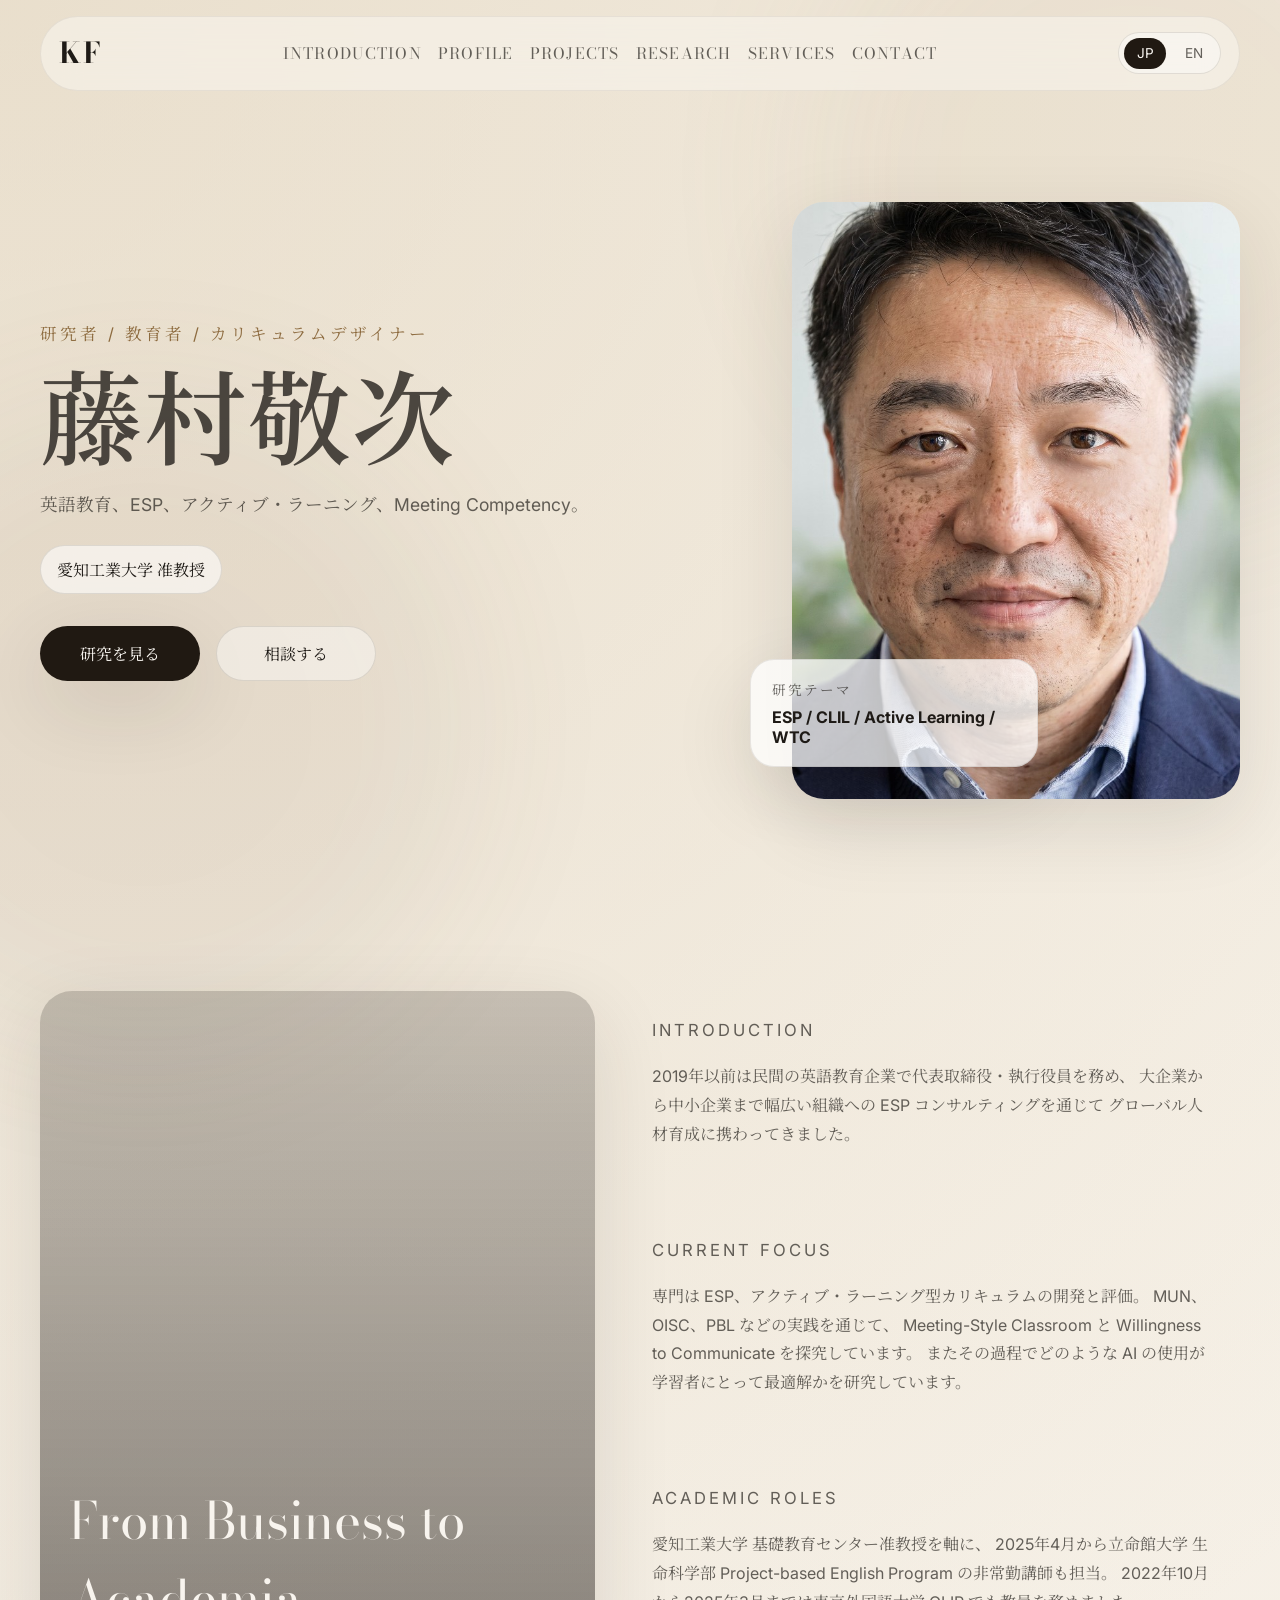
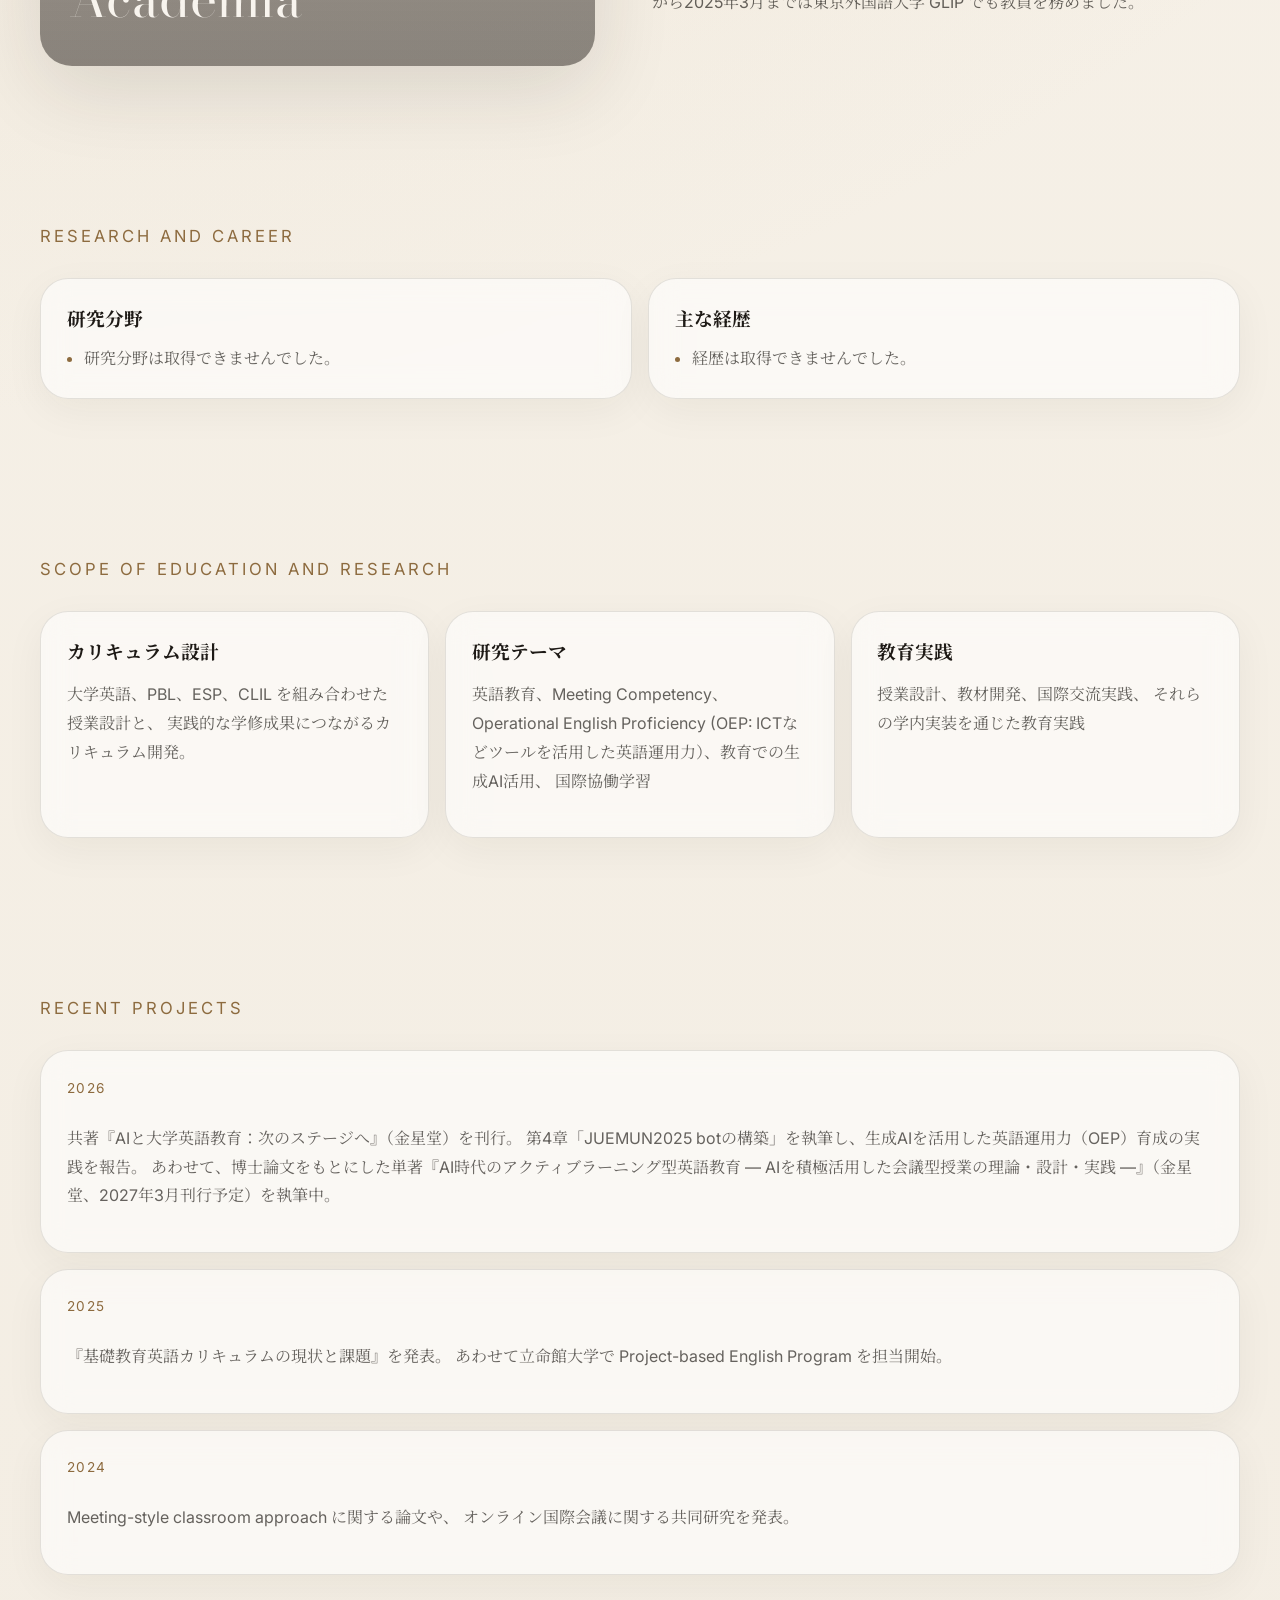
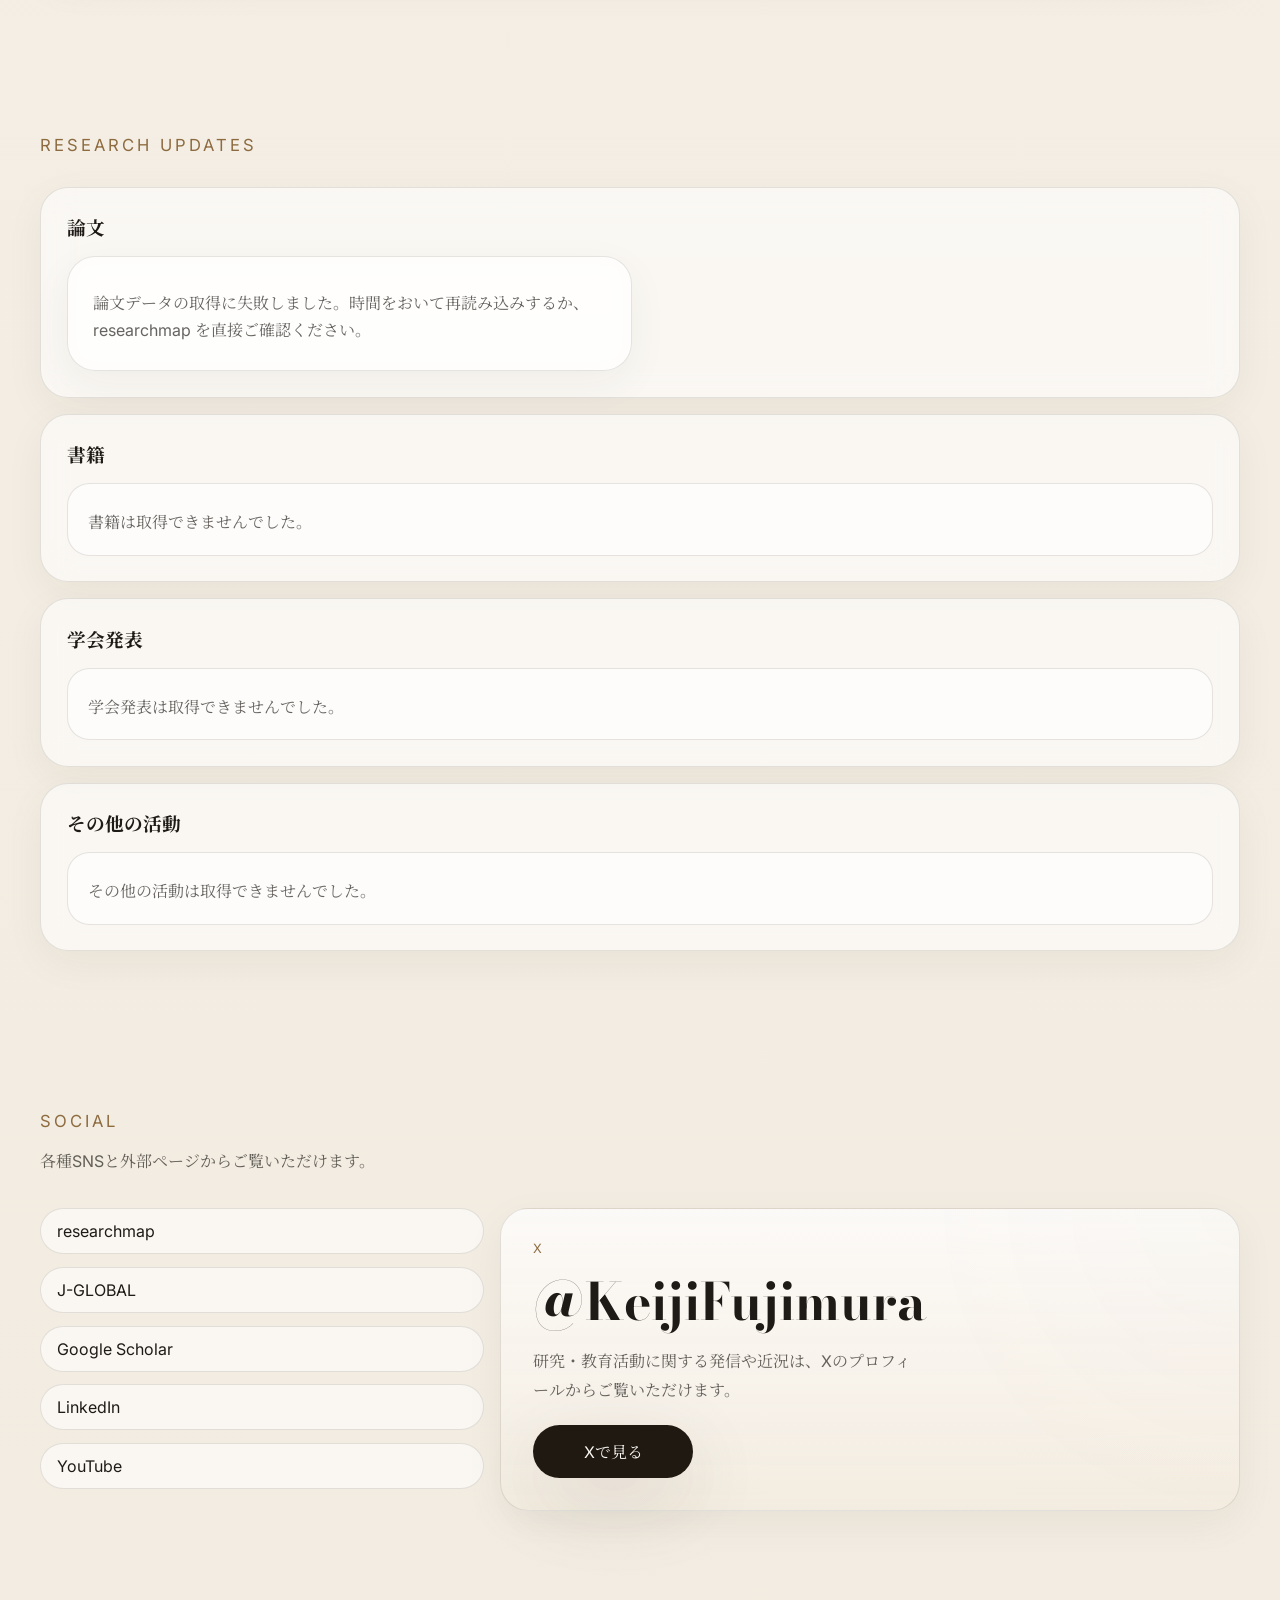
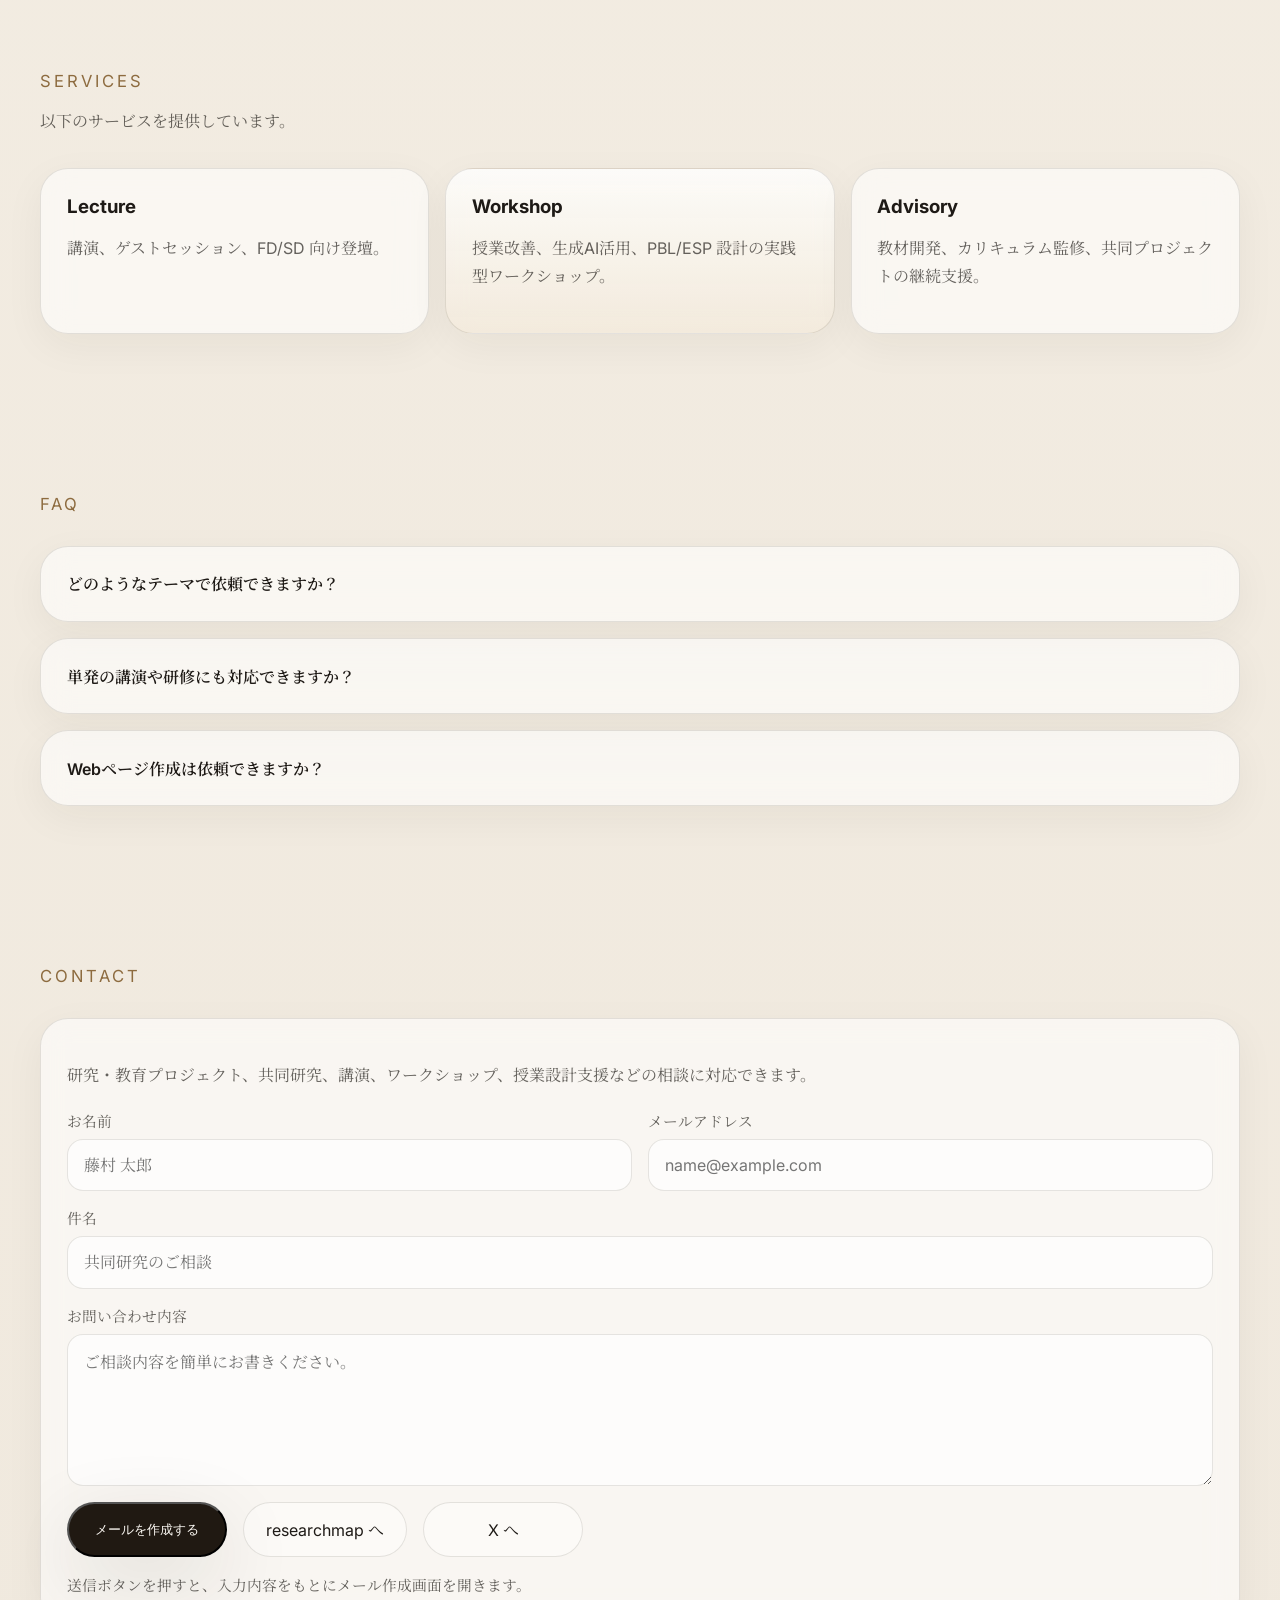
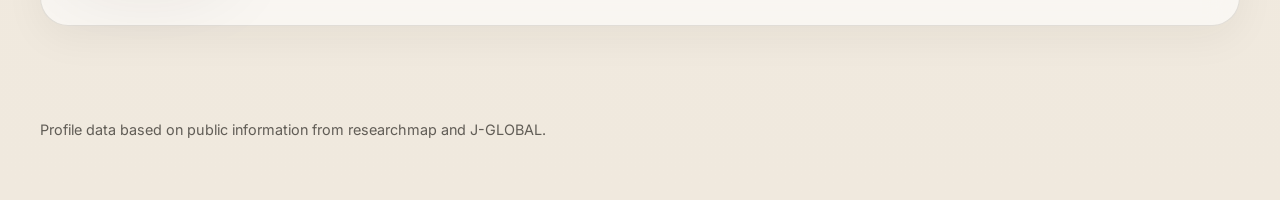
<file: index.html>
<!DOCTYPE html>
<!-- deploy: 2026-07-03 recent-projects update -->
<html lang="ja">
  <head>
    <meta charset="UTF-8" />
    <meta name="viewport" content="width=device-width, initial-scale=1.0" />
    <title>藤村敬次 | Profile</title>
    <meta
      name="description"
      content="藤村敬次の研究・教育活動を紹介する、スクロール演出付きのミニマルなプロフィールサイト。"
    />
    <link rel="preconnect" href="https://fonts.googleapis.com" />
    <link rel="preconnect" href="https://fonts.gstatic.com" crossorigin />
    <link
      href="https://fonts.googleapis.com/css2?family=Bodoni+Moda:opsz,wght@6..96,500;6..96,600;6..96,700&family=Inter:wght@400;500;600;700&family=Noto+Serif+JP:wght@400;500;600;700&display=swap"
      rel="stylesheet"
    />
    <link rel="stylesheet" href="./styles.css" />
  </head>
  <body class="lang-ja">
    <div class="site-shell">
      <div class="ambient ambient-a"></div>
      <div class="ambient ambient-b"></div>

      <header class="topbar">
        <a class="brand" href="#top">KF</a>
        <nav class="nav">
          <a href="#story">Introduction</a>
          <a href="#profile">Profile</a>
          <a href="#projects">Projects</a>
          <a href="#research">Research</a>
          <a href="#pricing">Services</a>
          <a href="#contact">Contact</a>
        </nav>
        <div class="lang-switch">
          <a class="is-current" href="./index.html">JP</a>
          <a href="./en.html">EN</a>
        </div>
      </header>

      <main id="top">
        <section class="hero section">
          <div class="hero-copy reveal">
            <p class="eyebrow">研究者 / 教育者 / カリキュラムデザイナー</p>
            <h1 class="hero-name">
              <span class="hero-name-ja">藤村敬次</span>
            </h1>
            <p class="hero-lead" id="hero-summary">
              英語教育、ESP、アクティブ・ラーニング、Meeting Competency。
            </p>
            <div class="hero-meta">
              <span id="hero-affiliation">愛知工業大学 准教授</span>
            </div>
            <div class="hero-actions">
              <a class="button button-primary" href="#research">研究を見る</a>
              <a class="button button-secondary" href="#contact">相談する</a>
            </div>
          </div>

          <div class="hero-visual reveal">
            <div class="portrait-frame">
              <img
                src="./fujimura.jpg"
                alt="藤村敬次のプロフィール写真"
              />
            </div>
            <div class="hero-card floating">
              <p>研究テーマ</p>
              <strong>ESP / CLIL / Active Learning / WTC</strong>
            </div>
          </div>
        </section>

        <section id="story" class="story section">
          <div class="story-media">
            <div class="story-cover"></div>
            <div class="story-overlay">
              <p>From Business to Academia</p>
            </div>
          </div>

          <div class="story-content">
            <article class="story-block reveal">
              <p class="eyebrow">Introduction</p>
              <p id="profile-body">
                2019年以前は民間の英語教育企業で代表取締役・執行役員を務め、
                大企業から中小企業まで幅広い組織への ESP コンサルティングを通じて
                グローバル人材育成に携わってきました。
              </p>
            </article>

            <article class="story-block reveal">
              <p class="eyebrow">Current Focus</p>
              <p id="current-focus-body">
                専門は ESP、アクティブ・ラーニング型カリキュラムの開発と評価。
                MUN、OISC、PBL などの実践を通じて、
                Meeting-Style Classroom と Willingness to Communicate を探究しています。
                またその過程でどのような AI の使用が学習者にとって最適解かを研究しています。
              </p>
            </article>

            <article class="story-block reveal">
              <p class="eyebrow">Academic Roles</p>
              <p>
                愛知工業大学 基礎教育センター准教授を軸に、
                2025年4月から立命館大学 生命科学部 Project-based English Program の非常勤講師も担当。
                2022年10月から2025年3月までは東京外国語大学 GLIP でも教員を務めました。
              </p>
            </article>
          </div>
        </section>

        <section id="profile" class="credentials section">
          <div class="section-heading reveal">
            <p class="eyebrow">Research and Career</p>
          </div>

          <div class="grid two">
            <article class="panel reveal">
              <h3>研究分野</h3>
              <ul class="auto-list" id="research-areas-list">
                <li>研究分野を読み込んでいます。</li>
              </ul>
            </article>
            <article class="panel reveal">
              <h3>主な経歴</h3>
              <ul class="auto-list" id="career-history-list">
                <li>経歴を読み込んでいます。</li>
              </ul>
            </article>
          </div>
        </section>

        <section id="scope" class="services section">
          <div class="section-heading reveal">
            <p class="eyebrow">Scope of Education and Research</p>
          </div>

          <div class="grid three">
            <article class="panel reveal">
              <h3>カリキュラム設計</h3>
              <p>
                大学英語、PBL、ESP、CLIL を組み合わせた授業設計と、
                実践的な学修成果につながるカリキュラム開発。
              </p>
            </article>
            <article class="panel reveal">
              <h3>研究テーマ</h3>
              <p>
                英語教育、Meeting Competency、Operational English Proficiency
                (OEP: ICTなどツールを活用した英語運用力）、教育での生成AI活用、
                国際協働学習
              </p>
            </article>
            <article class="panel reveal">
              <h3>教育実践</h3>
              <p>
                授業設計、教材開発、国際交流実践、
                それらの学内実装を通じた教育実践
              </p>
            </article>
          </div>
        </section>

        <section id="projects" class="achievements section">
          <div class="section-heading reveal">
            <p class="eyebrow">Recent Projects</p>
          </div>
          <div class="timeline">
            <div class="timeline-item reveal">
              <span class="timeline-year">2026</span>
              <p>
                共著『AIと大学英語教育：次のステージへ』（<a href="https://www.kinsei-do.co.jp/books/1249/" target="_blank" rel="noreferrer">金星堂</a>）を刊行。
                第4章「JUEMUN2025 botの構築」を執筆し、生成AIを活用した英語運用力（OEP）育成の実践を報告。
                あわせて、博士論文をもとにした単著『AI時代のアクティブラーニング型英語教育 ― AIを積極活用した会議型授業の理論・設計・実践 ―』（金星堂、2027年3月刊行予定）を執筆中。
              </p>
            </div>
            <div class="timeline-item reveal">
              <span class="timeline-year">2025</span>
              <p>
                『基礎教育英語カリキュラムの現状と課題』を発表。
                あわせて立命館大学で Project-based English Program を担当開始。
              </p>
            </div>
            <div class="timeline-item reveal">
              <span class="timeline-year">2024</span>
              <p>
                Meeting-style classroom approach に関する論文や、
                オンライン国際会議に関する共同研究を発表。
              </p>
            </div>
          </div>
        </section>

        <section id="research" class="research section">
          <div class="section-heading reveal">
            <p class="eyebrow">Research Updates</p>
          </div>
          <div class="research-groups">
            <article class="research-group reveal">
              <h3>論文</h3>
              <div class="papers-grid" id="papers-grid"></div>
            </article>
            <article class="research-group reveal">
              <h3>書籍</h3>
              <div class="outputs-list" id="books-list">
                <p class="output-loading">書籍を読み込んでいます。</p>
              </div>
            </article>
            <article class="research-group reveal">
              <h3>学会発表</h3>
              <div class="outputs-list" id="presentations-list">
                <p class="output-loading">学会発表を読み込んでいます。</p>
              </div>
            </article>
            <article class="research-group reveal">
              <h3>その他の活動</h3>
              <div class="outputs-list" id="activities-list">
                <p class="output-loading">その他の活動を読み込んでいます。</p>
              </div>
            </article>
          </div>
        </section>

        <section class="social section">
          <div class="section-heading reveal">
            <p class="eyebrow">Social</p>
            <p class="section-copy">
              各種SNSと外部ページからご覧いただけます。
            </p>
          </div>

          <div class="social-layout">
            <div class="social-links reveal">
              <a href="https://researchmap.jp/fujimurakeiji" target="_blank" rel="noreferrer">
                researchmap
              </a>
              <a
                href="https://jglobal.jst.go.jp/detail?JGLOBAL_ID=201901018172292110"
                target="_blank"
                rel="noreferrer"
              >
                J-GLOBAL
              </a>
              <a
                href="https://scholar.google.com/citations?user=wfsfkhoAAAAJ&hl=en"
                target="_blank"
                rel="noreferrer"
              >
                Google Scholar
              </a>
              <a href="https://jp.linkedin.com/in/fujimurakeiji" target="_blank" rel="noreferrer">
                LinkedIn
              </a>
              <a
                href="https://youtube.com/@keijifujimura?si=jPy9skDQPjVowsr2"
                target="_blank"
                rel="noreferrer"
              >
                YouTube
              </a>
            </div>

            <article class="social-feature reveal">
              <p class="social-feature-label">X</p>
              <h3>@KeijiFujimura</h3>
              <p>
                研究・教育活動に関する発信や近況は、Xのプロフィールからご覧いただけます。
              </p>
              <div class="social-feature-actions">
                <a
                  class="button button-primary"
                  href="https://x.com/KeijiFujimura"
                  target="_blank"
                  rel="noreferrer"
                >
                  Xで見る
                </a>
              </div>
            </article>
          </div>
        </section>

        <section id="pricing" class="pricing section">
          <div class="section-heading reveal">
            <p class="eyebrow">Services</p>
            <p class="section-copy">
              以下のサービスを提供しています。
            </p>
          </div>

          <div class="grid three">
            <article class="price-card reveal">
              <h3>Lecture</h3>
              <p>講演、ゲストセッション、FD/SD 向け登壇。</p>
            </article>
            <article class="price-card reveal featured">
              <h3>Workshop</h3>
              <p>授業改善、生成AI活用、PBL/ESP 設計の実践型ワークショップ。</p>
            </article>
            <article class="price-card reveal">
              <h3>Advisory</h3>
              <p>教材開発、カリキュラム監修、共同プロジェクトの継続支援。</p>
            </article>
          </div>
        </section>

        <section class="faq section">
          <div class="section-heading reveal">
            <p class="eyebrow">FAQ</p>
          </div>

          <div class="faq-list">
            <details class="faq-item reveal">
              <summary>どのようなテーマで依頼できますか？</summary>
              <p>
                大学英語教育、ESP、PBL、模擬国連、国際交流型授業、生成AI活用、
                学内ポータルや教材設計などが中心です。
              </p>
            </details>
            <details class="faq-item reveal">
              <summary>単発の講演や研修にも対応できますか？</summary>
              <p>
                はい。単発の講演から、複数回の研修、授業改善の伴走支援まで対応できます。
              </p>
            </details>
            <details class="faq-item reveal">
              <summary>Webページ作成は依頼できますか？</summary>
              <p>学術・教育関係でしたら可能です。</p>
            </details>
          </div>
        </section>

        <section id="contact" class="contact section">
          <div class="section-heading reveal">
            <p class="eyebrow">Contact</p>
          </div>

          <div class="contact-panel reveal contact-panel-stacked">
            <p>
              研究・教育プロジェクト、共同研究、講演、ワークショップ、授業設計支援などの相談に対応できます。
            </p>
            <form class="contact-form" id="contact-form">
              <div class="form-grid">
                <label>
                  <span>お名前</span>
                  <input type="text" name="name" placeholder="藤村 太郎" required />
                </label>
                <label>
                  <span>メールアドレス</span>
                  <input type="email" name="email" placeholder="name@example.com" required />
                </label>
              </div>
              <label>
                <span>件名</span>
                <input type="text" name="subject" placeholder="共同研究のご相談" required />
              </label>
              <label>
                <span>お問い合わせ内容</span>
                <textarea
                  name="message"
                  rows="6"
                  placeholder="ご相談内容を簡単にお書きください。"
                  required
                ></textarea>
              </label>
              <div class="contact-actions">
                <button class="button button-primary" type="submit">メールを作成する</button>
                <a
                  class="button button-secondary"
                  href="https://researchmap.jp/fujimurakeiji"
                  target="_blank"
                  rel="noreferrer"
                >
                  researchmap へ
                </a>
                <a class="button button-secondary" href="https://x.com/KeijiFujimura" target="_blank" rel="noreferrer">
                  X へ
                </a>
              </div>
              <p class="form-note" id="form-note">
                送信ボタンを押すと、入力内容をもとにメール作成画面を開きます。
              </p>
            </form>
          </div>
        </section>
      </main>

      <footer class="footer">
        <p>Profile data based on public information from researchmap and J-GLOBAL.</p>
      </footer>
    </div>
    <script src="./script.js"></script>
  </body>
</html>
</file>
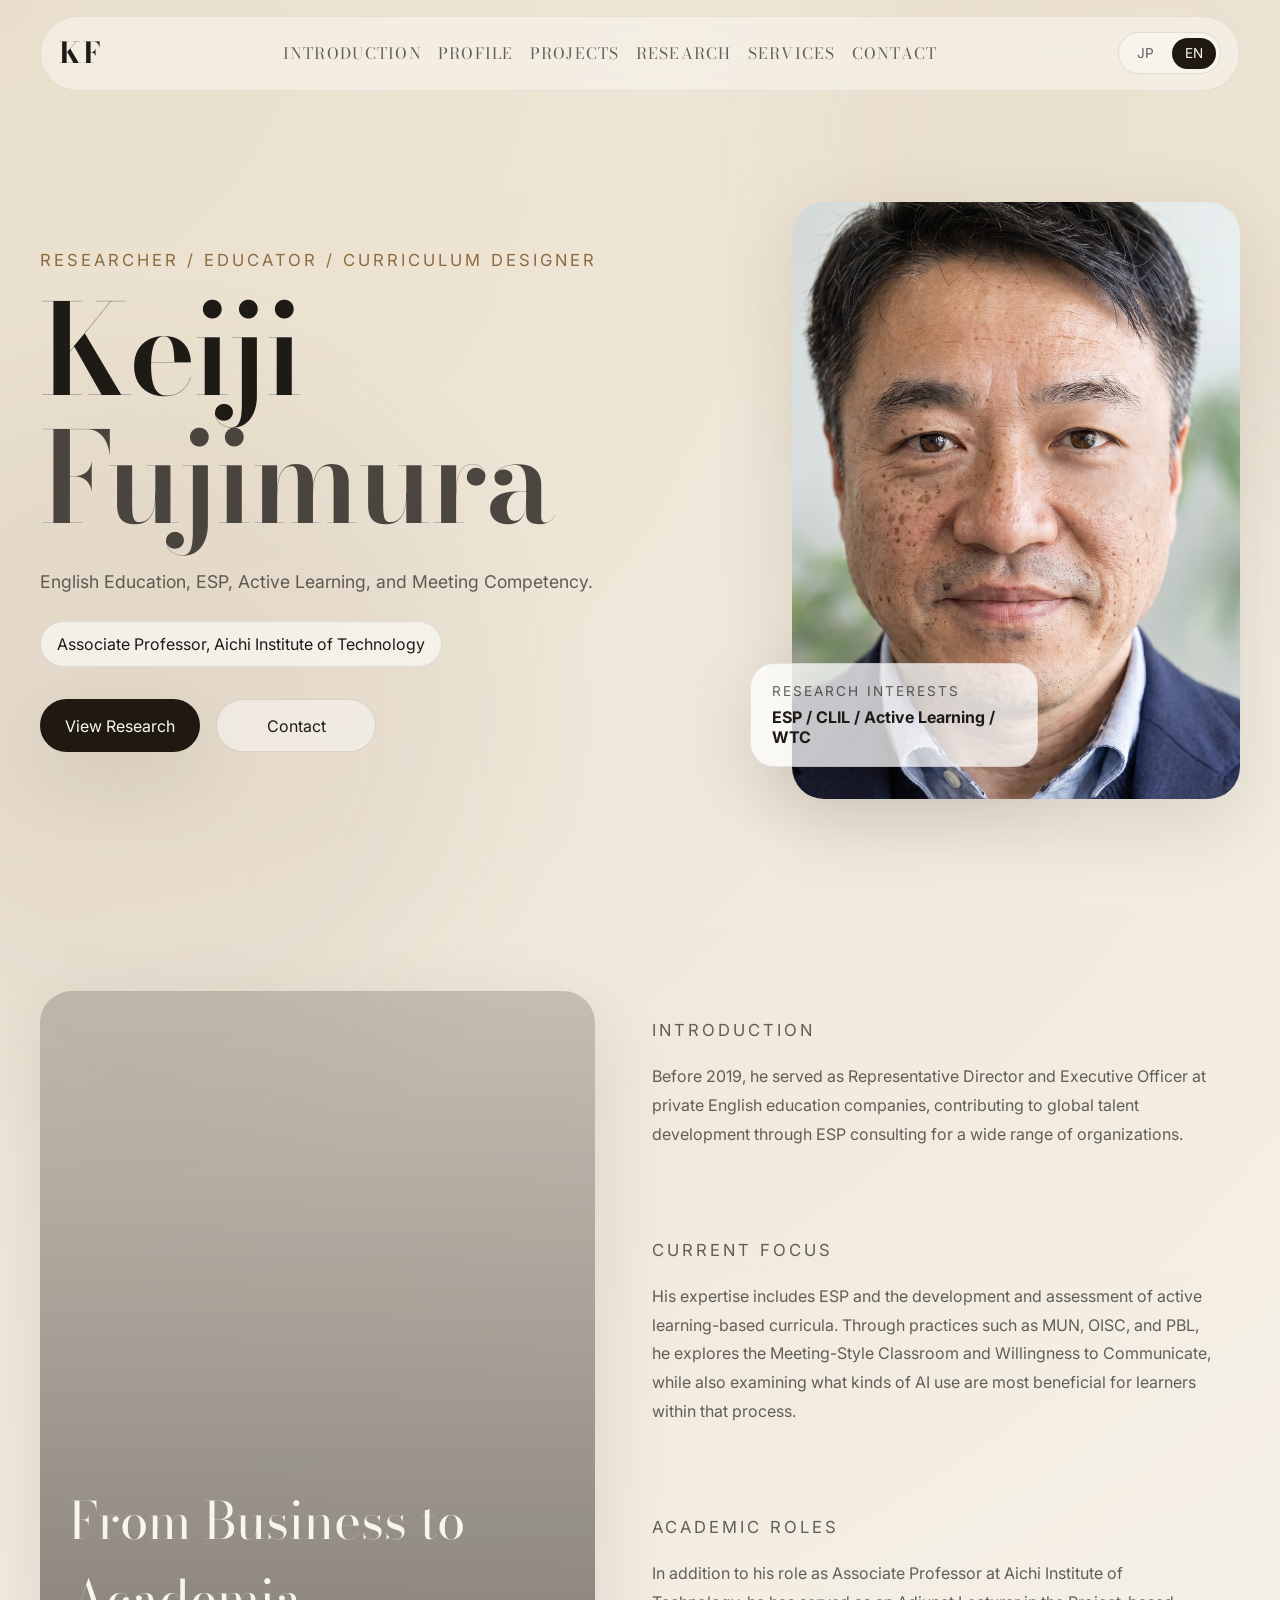
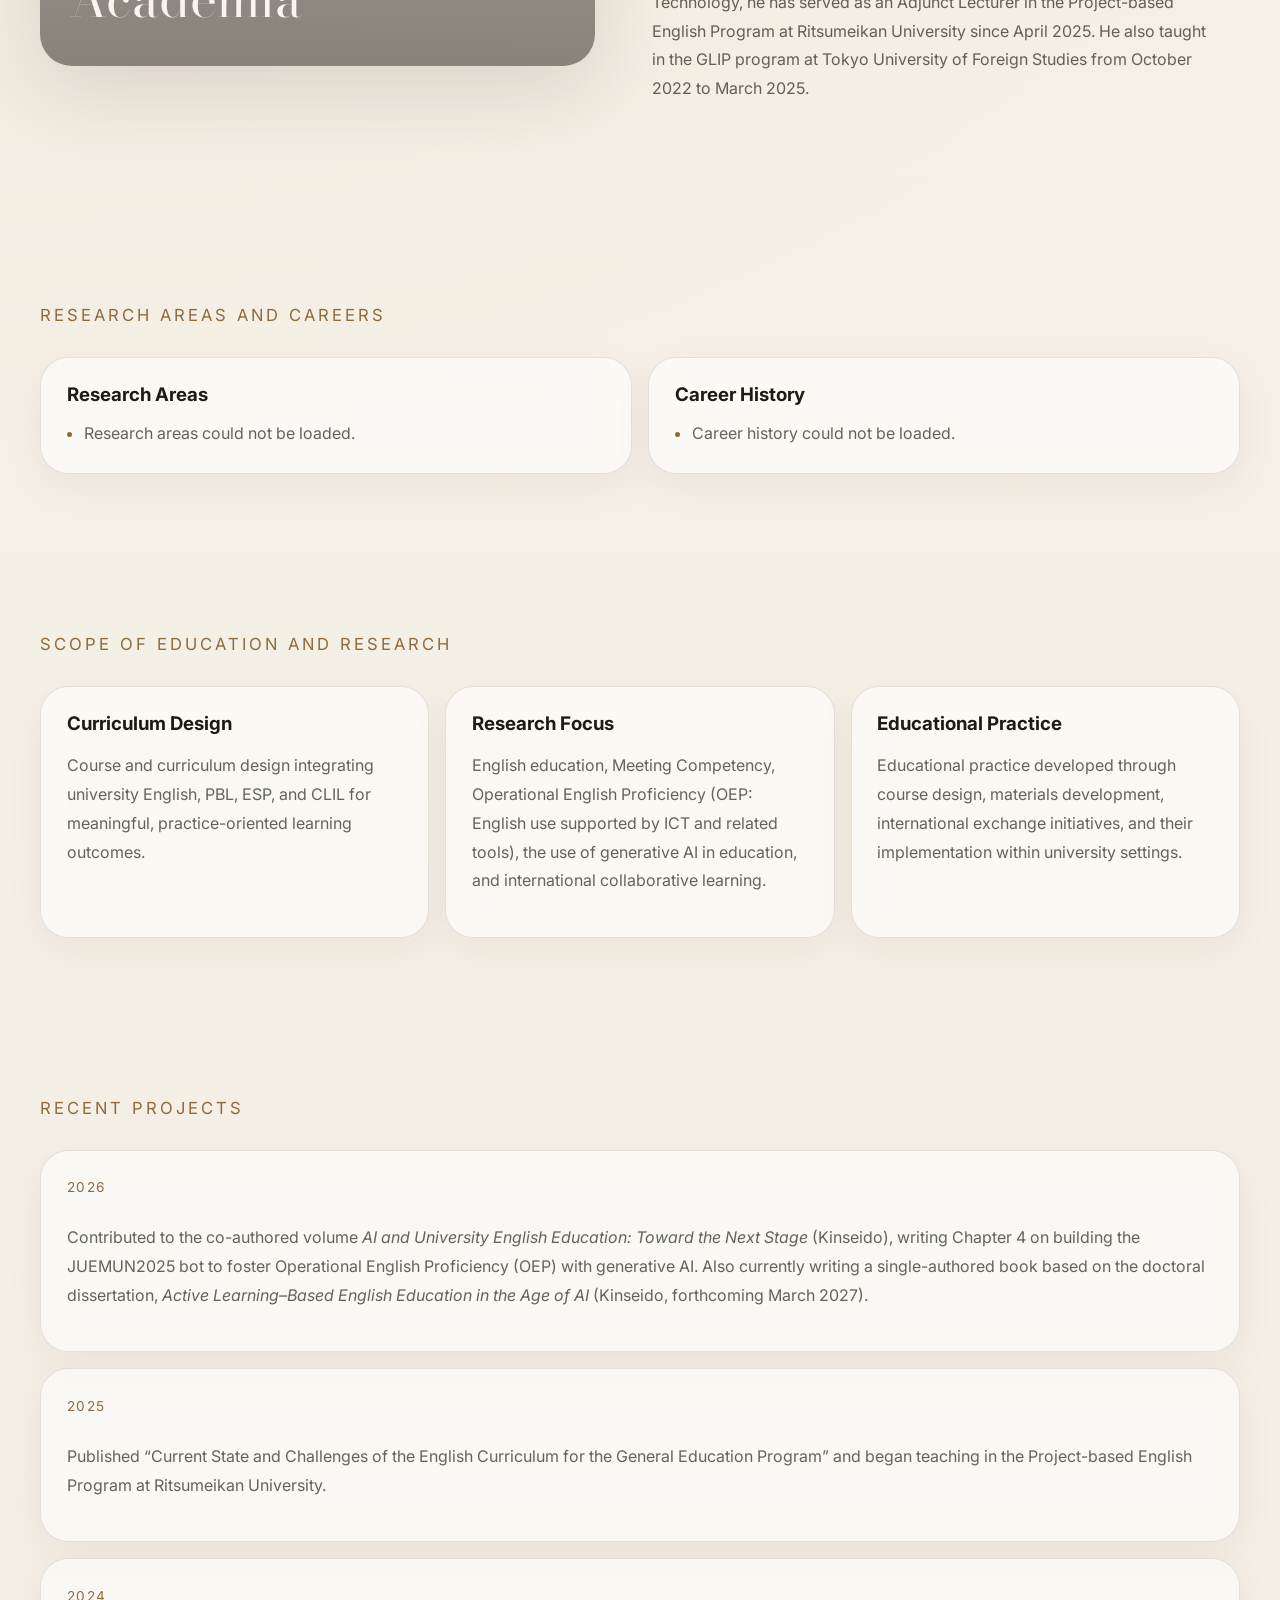
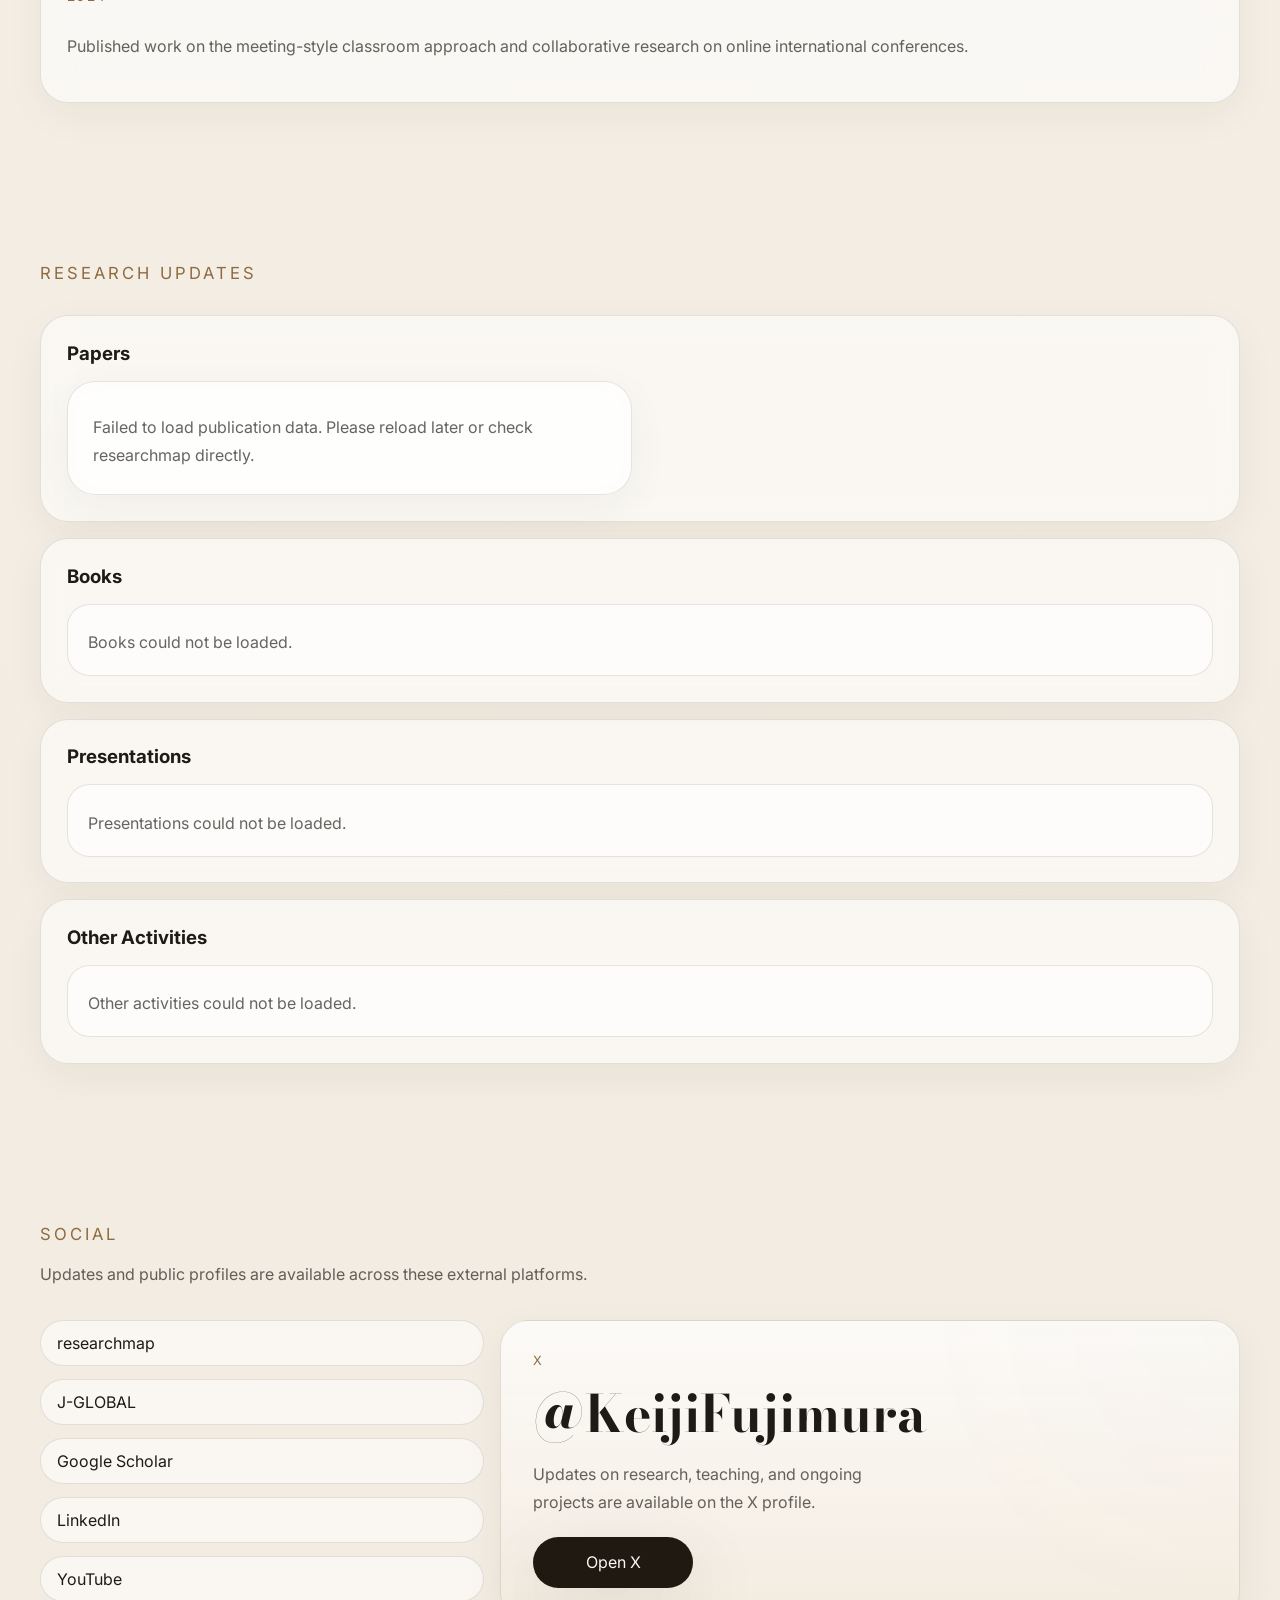
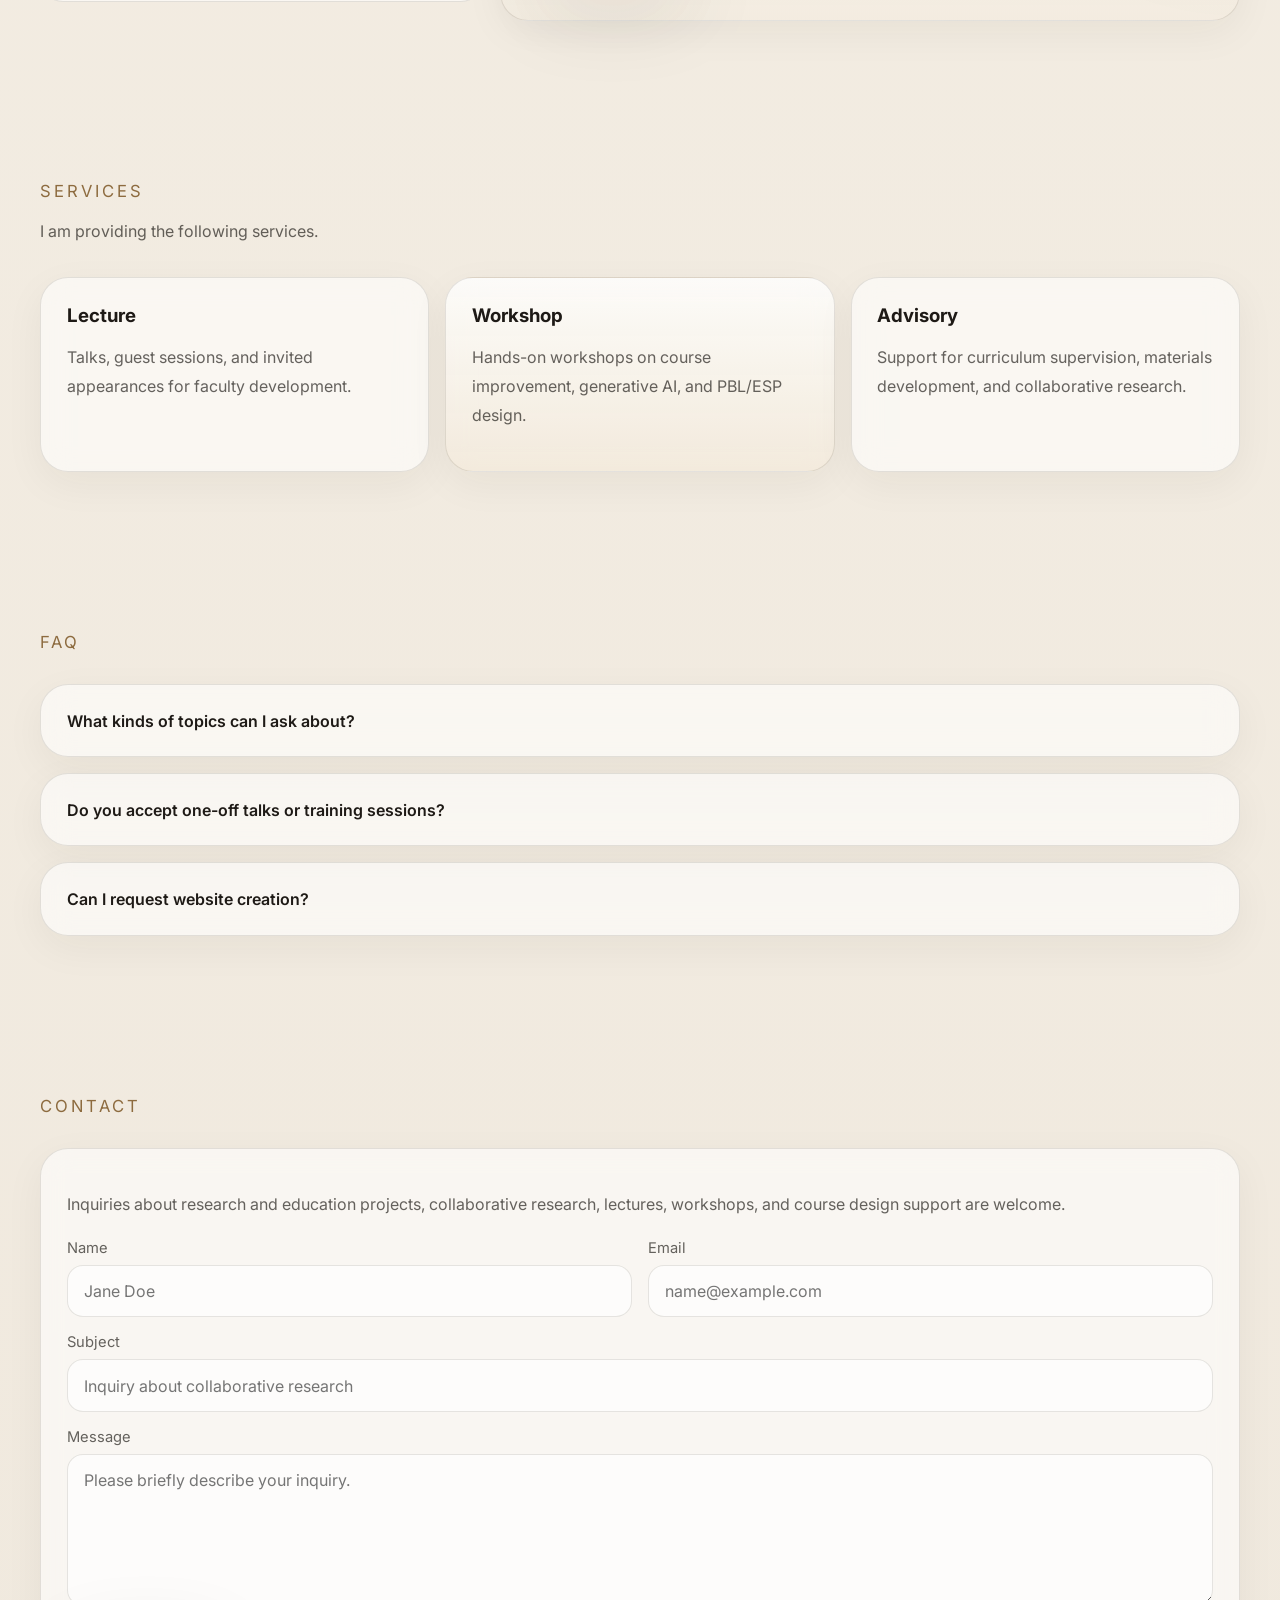
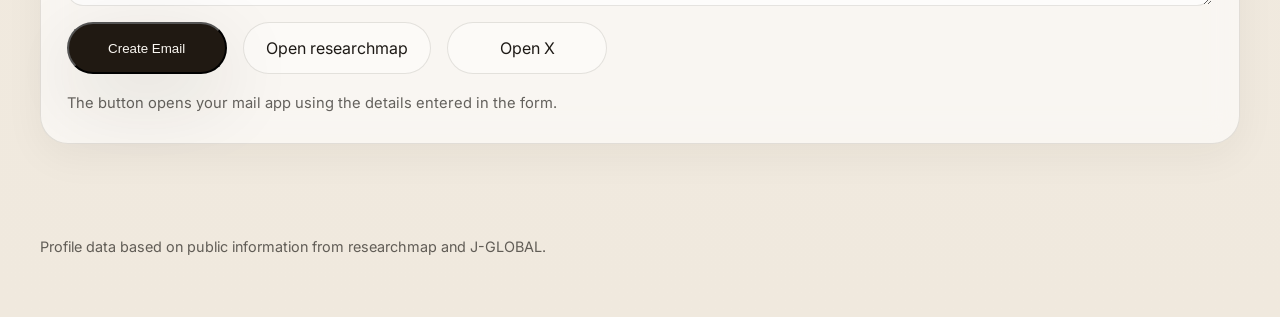
<file: en.html>
<!DOCTYPE html>
<html lang="en">
  <head>
    <meta charset="UTF-8" />
    <meta name="viewport" content="width=device-width, initial-scale=1.0" />
    <title>Keiji Fujimura | Profile</title>
    <meta
      name="description"
      content="A minimal, scroll-driven profile site for Keiji Fujimura, featuring research, education, and global learning initiatives."
    />
    <link rel="preconnect" href="https://fonts.googleapis.com" />
    <link rel="preconnect" href="https://fonts.gstatic.com" crossorigin />
    <link
      href="https://fonts.googleapis.com/css2?family=Bodoni+Moda:opsz,wght@6..96,500;6..96,600;6..96,700&family=Inter:wght@400;500;600;700&family=Noto+Serif+JP:wght@400;500;600;700&display=swap"
      rel="stylesheet"
    />
    <link rel="stylesheet" href="./styles.css" />
  </head>
  <body class="lang-en">
    <div class="site-shell">
      <div class="ambient ambient-a"></div>
      <div class="ambient ambient-b"></div>

      <header class="topbar">
        <a class="brand" href="#top">KF</a>
        <nav class="nav">
          <a href="#story">Introduction</a>
          <a href="#profile">Profile</a>
          <a href="#projects">Projects</a>
          <a href="#research">Research</a>
          <a href="#pricing">Services</a>
          <a href="#contact">Contact</a>
        </nav>
        <div class="lang-switch">
          <a href="./index.html">JP</a>
          <a class="is-current" href="./en.html">EN</a>
        </div>
      </header>

      <main id="top">
        <section class="hero section">
          <div class="hero-copy reveal">
            <p class="eyebrow">Researcher / Educator / Curriculum Designer</p>
            <h1 class="hero-name">
              Keiji
              <span>Fujimura</span>
            </h1>
            <p class="hero-lead" id="hero-summary">
              English Education, ESP, Active Learning, and Meeting Competency.
            </p>
            <div class="hero-meta">
              <span id="hero-affiliation">Associate Professor, Aichi Institute of Technology</span>
            </div>
            <div class="hero-actions">
              <a class="button button-primary" href="#research">View Research</a>
              <a class="button button-secondary" href="#contact">Contact</a>
            </div>
          </div>

          <div class="hero-visual reveal">
            <div class="portrait-frame">
              <img
                src="./fujimura.jpg"
                alt="Portrait of Keiji Fujimura"
              />
            </div>
            <div class="hero-card floating">
              <p>Research Interests</p>
              <strong>ESP / CLIL / Active Learning / WTC</strong>
            </div>
          </div>
        </section>

        <section id="story" class="story section">
          <div class="story-media">
            <div class="story-cover"></div>
            <div class="story-overlay">
              <p>From Business to Academia</p>
            </div>
          </div>

          <div class="story-content">
            <article class="story-block reveal">
              <p class="eyebrow">Introduction</p>
              <p id="profile-body">
                Before 2019, he served as Representative Director and Executive Officer at private
                English education companies, contributing to global talent development through ESP
                consulting for a wide range of organizations.
              </p>
            </article>

            <article class="story-block reveal">
              <p class="eyebrow">Current Focus</p>
              <p id="current-focus-body">
                His expertise includes ESP and the development and assessment of active learning-based
                curricula. Through practices such as MUN, OISC, and PBL, he explores the
                Meeting-Style Classroom and Willingness to Communicate, while also examining what kinds
                of AI use are most beneficial for learners within that process.
              </p>
            </article>

            <article class="story-block reveal">
              <p class="eyebrow">Academic Roles</p>
              <p>
                In addition to his role as Associate Professor at Aichi Institute of Technology, he has
                served as an Adjunct Lecturer in the Project-based English Program at Ritsumeikan
                University since April 2025. He also taught in the GLIP program at Tokyo University of
                Foreign Studies from October 2022 to March 2025.
              </p>
            </article>
          </div>
        </section>

        <section id="profile" class="credentials section">
          <div class="section-heading reveal">
            <p class="eyebrow">Research Areas and Careers</p>
          </div>

          <div class="grid two">
            <article class="panel reveal">
              <h3>Research Areas</h3>
              <ul class="auto-list" id="research-areas-list">
                <li>Loading research areas.</li>
              </ul>
            </article>
            <article class="panel reveal">
              <h3>Career History</h3>
              <ul class="auto-list" id="career-history-list">
                <li>Loading career history.</li>
              </ul>
            </article>
          </div>
        </section>

        <section id="scope" class="services section">
          <div class="section-heading reveal">
            <p class="eyebrow">Scope of Education and Research</p>
          </div>

          <div class="grid three">
            <article class="panel reveal">
              <h3>Curriculum Design</h3>
              <p>
                Course and curriculum design integrating university English, PBL, ESP, and CLIL for
                meaningful, practice-oriented learning outcomes.
              </p>
            </article>
            <article class="panel reveal">
              <h3>Research Focus</h3>
              <p>
                English education, Meeting Competency, Operational English Proficiency (OEP:
                English use supported by ICT and related tools), the use of generative AI in
                education, and international collaborative learning.
              </p>
            </article>
            <article class="panel reveal">
              <h3>Educational Practice</h3>
              <p>
                Educational practice developed through course design, materials development,
                international exchange initiatives, and their implementation within university
                settings.
              </p>
            </article>
          </div>
        </section>

        <section id="projects" class="achievements section">
          <div class="section-heading reveal">
            <p class="eyebrow">Recent Projects</p>
          </div>
          <div class="timeline">
            <div class="timeline-item reveal">
              <span class="timeline-year">2026</span>
              <p>
                Contributed to the co-authored volume <em>AI and University English Education: Toward
                the Next Stage</em> (<a href="https://www.kinsei-do.co.jp/books/1249/" target="_blank" rel="noreferrer">Kinseido</a>),
                writing Chapter 4 on building the JUEMUN2025 bot to foster Operational English
                Proficiency (OEP) with generative AI. Also currently writing a single-authored book
                based on the doctoral dissertation, <em>Active Learning–Based English Education in the
                Age of AI</em> (Kinseido, forthcoming March 2027).
              </p>
            </div>
            <div class="timeline-item reveal">
              <span class="timeline-year">2025</span>
              <p>
                Published “Current State and Challenges of the English Curriculum for the General
                Education Program” and began teaching in the Project-based English Program at
                Ritsumeikan University.
              </p>
            </div>
            <div class="timeline-item reveal">
              <span class="timeline-year">2024</span>
              <p>
                Published work on the meeting-style classroom approach and collaborative research on
                online international conferences.
              </p>
            </div>
          </div>
        </section>

        <section id="research" class="research section">
          <div class="section-heading reveal">
            <p class="eyebrow">Research Updates</p>
          </div>
          <div class="research-groups">
            <article class="research-group reveal">
              <h3>Papers</h3>
              <div class="papers-grid" id="papers-grid"></div>
            </article>
            <article class="research-group reveal">
              <h3>Books</h3>
              <div class="outputs-list" id="books-list">
                <p class="output-loading">Loading books.</p>
              </div>
            </article>
            <article class="research-group reveal">
              <h3>Presentations</h3>
              <div class="outputs-list" id="presentations-list">
                <p class="output-loading">Loading presentations.</p>
              </div>
            </article>
            <article class="research-group reveal">
              <h3>Other Activities</h3>
              <div class="outputs-list" id="activities-list">
                <p class="output-loading">Loading other activities.</p>
              </div>
            </article>
          </div>
        </section>

        <section class="social section">
          <div class="section-heading reveal">
            <p class="eyebrow">Social</p>
            <p class="section-copy">
              Updates and public profiles are available across these external platforms.
            </p>
          </div>

          <div class="social-layout">
            <div class="social-links reveal">
              <a href="https://researchmap.jp/fujimurakeiji?lang=en" target="_blank" rel="noreferrer">
                researchmap
              </a>
              <a
                href="https://jglobal.jst.go.jp/detail?JGLOBAL_ID=201901018172292110"
                target="_blank"
                rel="noreferrer"
              >
                J-GLOBAL
              </a>
              <a
                href="https://scholar.google.com/citations?user=wfsfkhoAAAAJ&hl=en"
                target="_blank"
                rel="noreferrer"
              >
                Google Scholar
              </a>
              <a href="https://jp.linkedin.com/in/fujimurakeiji" target="_blank" rel="noreferrer">
                LinkedIn
              </a>
              <a
                href="https://youtube.com/@keijifujimura?si=jPy9skDQPjVowsr2"
                target="_blank"
                rel="noreferrer"
              >
                YouTube
              </a>
            </div>

            <article class="social-feature reveal">
              <p class="social-feature-label">X</p>
              <h3>@KeijiFujimura</h3>
              <p>
                Updates on research, teaching, and ongoing projects are available on the X profile.
              </p>
              <div class="social-feature-actions">
                <a
                  class="button button-primary"
                  href="https://x.com/KeijiFujimura"
                  target="_blank"
                  rel="noreferrer"
                >
                  Open X
                </a>
              </div>
            </article>
          </div>
        </section>

        <section id="pricing" class="pricing section">
          <div class="section-heading reveal">
            <p class="eyebrow">Services</p>
            <p class="section-copy">
              I am providing the following services.
            </p>
          </div>

          <div class="grid three">
            <article class="price-card reveal">
              <h3>Lecture</h3>
              <p>Talks, guest sessions, and invited appearances for faculty development.</p>
            </article>
            <article class="price-card reveal featured">
              <h3>Workshop</h3>
              <p>Hands-on workshops on course improvement, generative AI, and PBL/ESP design.</p>
            </article>
            <article class="price-card reveal">
              <h3>Advisory</h3>
              <p>Support for curriculum supervision, materials development, and collaborative research.</p>
            </article>
          </div>
        </section>

        <section class="faq section">
          <div class="section-heading reveal">
            <p class="eyebrow">FAQ</p>
          </div>

          <div class="faq-list">
            <details class="faq-item reveal">
              <summary>What kinds of topics can I ask about?</summary>
              <p>
                Typical areas include university English education, ESP, PBL, Model United Nations,
                international exchange classes, AI use in learning, and portal or materials design.
              </p>
            </details>
            <details class="faq-item reveal">
              <summary>Do you accept one-off talks or training sessions?</summary>
              <p>
                Yes. The site is set up to accommodate single lectures, workshop series, and ongoing
                advisory support.
              </p>
            </details>
            <details class="faq-item reveal">
              <summary>Can I request website creation?</summary>
              <p>Yes, if it is related to academic or educational work.</p>
            </details>
          </div>
        </section>

        <section id="contact" class="contact section">
          <div class="section-heading reveal">
            <p class="eyebrow">Contact</p>
          </div>

          <div class="contact-panel reveal contact-panel-stacked">
            <p>
              Inquiries about research and education projects, collaborative research, lectures,
              workshops, and course design support are welcome.
            </p>
            <form class="contact-form" id="contact-form">
              <div class="form-grid">
                <label>
                  <span>Name</span>
                  <input type="text" name="name" placeholder="Jane Doe" required />
                </label>
                <label>
                  <span>Email</span>
                  <input type="email" name="email" placeholder="name@example.com" required />
                </label>
              </div>
              <label>
                <span>Subject</span>
                <input type="text" name="subject" placeholder="Inquiry about collaborative research" required />
              </label>
              <label>
                <span>Message</span>
                <textarea
                  name="message"
                  rows="6"
                  placeholder="Please briefly describe your inquiry."
                  required
                ></textarea>
              </label>
              <div class="contact-actions">
                <button class="button button-primary" type="submit">Create Email</button>
                <a
                  class="button button-secondary"
                  href="https://researchmap.jp/fujimurakeiji?lang=en"
                  target="_blank"
                  rel="noreferrer"
                >
                  Open researchmap
                </a>
                <a class="button button-secondary" href="https://x.com/KeijiFujimura" target="_blank" rel="noreferrer">
                  Open X
                </a>
              </div>
              <p class="form-note" id="form-note">
                The button opens your mail app using the details entered in the form.
              </p>
            </form>
          </div>
        </section>
      </main>

      <footer class="footer">
        <p>Profile data based on public information from researchmap and J-GLOBAL.</p>
      </footer>
    </div>
    <script src="./script.js"></script>
  </body>
</html>
</file>
<file: styles.css>
:root {
  --bg: #f4f0e8;
  --bg-deep: #e7dfd2;
  --surface: rgba(255, 255, 255, 0.58);
  --surface-strong: rgba(255, 255, 255, 0.75);
  --line: rgba(49, 41, 31, 0.12);
  --text: #1e1a16;
  --muted: rgba(30, 26, 22, 0.68);
  --accent: #8d6b3f;
  --accent-soft: rgba(141, 107, 63, 0.14);
  --shadow: 0 24px 80px rgba(45, 35, 22, 0.12);
  --max: 1200px;
  --radius: 28px;
  --font-display: "Bodoni Moda", "Noto Serif JP", serif;
  --font-body: "Inter", "Noto Serif JP", serif;
}

* {
  box-sizing: border-box;
}

html {
  scroll-behavior: smooth;
}

body {
  margin: 0;
  font-family: var(--font-body);
  color: var(--text);
  background:
    radial-gradient(circle at top left, rgba(214, 196, 165, 0.42), transparent 30%),
    linear-gradient(180deg, #f7f2e9 0%, #f0e9de 100%);
  overflow-x: hidden;
}

img {
  display: block;
  max-width: 100%;
}

a {
  color: inherit;
  text-decoration: none;
}

.site-shell {
  position: relative;
  isolation: isolate;
}

.ambient {
  position: fixed;
  inset: auto;
  width: 42rem;
  height: 42rem;
  border-radius: 999px;
  filter: blur(80px);
  opacity: 0.45;
  pointer-events: none;
  z-index: -1;
  transform: translate3d(0, 0, 0);
}

.ambient-a {
  top: -10rem;
  right: -12rem;
  background: rgba(175, 143, 102, 0.2);
}

.ambient-b {
  bottom: -10rem;
  left: -12rem;
  background: rgba(120, 96, 70, 0.16);
}

.topbar {
  position: sticky;
  top: 0;
  z-index: 20;
  display: flex;
  align-items: center;
  justify-content: space-between;
  gap: 1.5rem;
  width: min(calc(100% - 2rem), var(--max));
  margin: 1rem auto 0;
  padding: 0.9rem 1.1rem;
  background: rgba(247, 242, 233, 0.68);
  backdrop-filter: blur(18px);
  border: 1px solid rgba(72, 57, 41, 0.08);
  border-radius: 999px;
}

.lang-switch {
  display: inline-flex;
  align-items: center;
  gap: 0.35rem;
  padding: 0.3rem;
  background: rgba(255, 255, 255, 0.4);
  border: 1px solid var(--line);
  border-radius: 999px;
}

.lang-switch a {
  padding: 0.45rem 0.8rem;
  border-radius: 999px;
  color: var(--muted);
  font-size: 0.85rem;
}

.lang-switch a.is-current {
  color: #fbf8f3;
  background: #201912;
}

.brand {
  font-family: var(--font-display);
  font-size: 1.8rem;
  font-weight: 700;
  letter-spacing: 0.08em;
}

.nav {
  display: flex;
  flex-wrap: wrap;
  gap: 1rem;
  color: var(--muted);
  font-size: 0.95rem;
}

.nav a {
  font-family: var(--font-display);
  font-size: 0.98rem;
  letter-spacing: 0.08em;
  text-transform: uppercase;
}

.section {
  width: min(calc(100% - 2rem), var(--max));
  margin: 0 auto;
  padding: 5rem 0;
}

.hero {
  min-height: calc(100vh - 5rem);
  display: grid;
  grid-template-columns: 1.15fr 0.85fr;
  gap: 3rem;
  align-items: center;
}

.eyebrow {
  margin: 0 0 1rem;
  color: var(--accent);
  font-size: 0.8rem;
  letter-spacing: 0.22em;
  text-transform: uppercase;
}

.lang-en .eyebrow {
  font-size: 1.04rem;
  letter-spacing: 0.18em;
}

.lang-ja .eyebrow {
  font-size: 1.04rem;
  letter-spacing: 0.18em;
}

.hero h1,
.section-heading h2,
.story-block h2,
.story-block h3 {
  margin: 0;
  font-family: var(--font-display);
  font-weight: 600;
  line-height: 1.02;
  letter-spacing: -0.02em;
}

.hero h1 {
  font-size: clamp(3.9rem, 9.8vw, 8rem);
}

.hero h1 span {
  display: block;
  color: rgba(30, 26, 22, 0.78);
}

.hero-name {
  line-height: 0.94;
}

.hero-name-ja {
  display: block;
  font-family: "Noto Serif JP", serif;
  font-size: clamp(3.6rem, 8vw, 6.4rem);
  letter-spacing: 0.02em;
}

.hero-lead,
.section-copy,
.story-block p,
.panel p,
.price-card p,
.contact-panel p,
.faq-item p,
.timeline-item p {
  color: var(--muted);
  line-height: 1.8;
}

.hero-lead {
  max-width: 40rem;
  margin: 1.5rem 0;
  font-size: 1.1rem;
}

.hero-meta {
  display: flex;
  flex-wrap: wrap;
  gap: 0.75rem;
  margin-bottom: 2rem;
}

.hero-meta span,
.research-status,
.social-links a {
  padding: 0.75rem 1rem;
  background: var(--surface);
  border: 1px solid var(--line);
  border-radius: 999px;
  backdrop-filter: blur(16px);
}

.hero-actions,
.contact-actions {
  display: flex;
  flex-wrap: wrap;
  gap: 1rem;
}

.button {
  display: inline-flex;
  align-items: center;
  justify-content: center;
  min-width: 10rem;
  padding: 0.95rem 1.4rem;
  border-radius: 999px;
  transition: transform 220ms ease, background 220ms ease, color 220ms ease;
}

.button:hover {
  transform: translateY(-2px);
}

.button-primary {
  color: #fbf8f3;
  background: #201912;
  box-shadow: var(--shadow);
}

.button-secondary {
  background: rgba(255, 255, 255, 0.42);
  border: 1px solid var(--line);
}

.hero-visual {
  position: relative;
  min-height: 32rem;
}

.portrait-frame {
  width: min(28rem, 100%);
  aspect-ratio: 3 / 4;
  margin-left: auto;
  border-radius: 2rem;
  overflow: hidden;
  box-shadow: var(--shadow);
}

.portrait-frame img {
  width: 100%;
  height: 100%;
  object-fit: cover;
}

.hero-card {
  position: absolute;
  left: 0;
  bottom: 2rem;
  max-width: 18rem;
  padding: 1.2rem 1.3rem;
  background: var(--surface-strong);
  border: 1px solid rgba(55, 44, 31, 0.1);
  border-radius: 1.5rem;
  box-shadow: var(--shadow);
}

.hero-card p {
  margin: 0 0 0.5rem;
  color: var(--muted);
  font-size: 0.85rem;
  text-transform: uppercase;
  letter-spacing: 0.15em;
}

.metrics {
  display: grid;
  grid-template-columns: repeat(4, 1fr);
  gap: 1rem;
}

.metric,
.panel,
.price-card,
.contact-panel,
.faq-item,
.timeline-item,
.papers-grid article {
  background: var(--surface);
  border: 1px solid var(--line);
  border-radius: var(--radius);
  backdrop-filter: blur(14px);
  box-shadow: 0 12px 40px rgba(48, 38, 27, 0.05);
}

.metric {
  padding: 1.5rem;
}

.metric-value {
  display: block;
  margin-bottom: 0.35rem;
  font-family: var(--font-display);
  font-size: 2.6rem;
}

.metric-label {
  color: var(--muted);
}

.story {
  display: grid;
  grid-template-columns: 0.95fr 1.05fr;
  gap: 2rem;
  align-items: start;
}

.story-media {
  position: sticky;
  top: 6.5rem;
  min-height: 75vh;
  border-radius: 2rem;
  overflow: hidden;
  box-shadow: var(--shadow);
}

.story-cover {
  position: absolute;
  inset: 0;
  background:
    linear-gradient(180deg, rgba(16, 10, 6, 0.18), rgba(16, 10, 6, 0.48)),
    url("https://researchmap.jp/fujimurakeiji/cover_picture.jpeg") center/cover;
  transform: scale(1.08);
}

.story-overlay {
  position: absolute;
  inset: auto 0 0;
  padding: 1.8rem;
  color: #f8f4ee;
}

.story-overlay p {
  margin: 0;
  font-family: var(--font-display);
  font-size: clamp(2rem, 5vw, 3.2rem);
}

.story-content {
  display: grid;
  gap: 1.25rem;
}

.story-block,
.panel,
.price-card,
.contact-panel,
.timeline-item,
.faq-item,
.papers-grid article {
  padding: 1.6rem;
}

.section-heading {
  max-width: 42rem;
  margin-bottom: 2rem;
}

.section-heading h2 {
  font-size: clamp(2.6rem, 6vw, 4.8rem);
  line-height: 0.98;
}

.achievements .section-heading {
  max-width: 52rem;
}

.achievements .section-heading h2 {
  font-size: clamp(2.4rem, 5.2vw, 4.4rem);
}

.grid.three {
  display: grid;
  grid-template-columns: repeat(3, 1fr);
  gap: 1rem;
}

.grid.two {
  display: grid;
  grid-template-columns: repeat(2, 1fr);
  gap: 1rem;
}

.panel h3,
.price-card h3,
.papers-grid h3,
.research-group h3,
.output-card h3 {
  margin-top: 0;
  margin-bottom: 0.8rem;
}

.timeline {
  display: grid;
  gap: 1rem;
}

.timeline-year,
.paper-meta,
.paper-tag {
  display: inline-flex;
  align-items: center;
  gap: 0.4rem;
  margin-bottom: 0.75rem;
  color: var(--accent);
  font-size: 0.85rem;
  letter-spacing: 0.12em;
  text-transform: uppercase;
}

.papers-grid {
  display: grid;
  grid-template-columns: repeat(2, 1fr);
  gap: 1rem;
  margin-top: 1rem;
}

.papers-grid p {
  margin: 0.45rem 0 0;
  color: var(--muted);
  line-height: 1.7;
}

.research-groups {
  display: grid;
  gap: 1rem;
}

.research-group {
  padding: 1.6rem;
  background: var(--surface);
  border: 1px solid var(--line);
  border-radius: var(--radius);
  backdrop-filter: blur(14px);
  box-shadow: 0 12px 40px rgba(48, 38, 27, 0.05);
}

.research-group > h3 {
  margin-bottom: 1rem;
}

.outputs-list {
  display: grid;
  gap: 1rem;
}

.output-card {
  padding: 1.2rem 1.25rem;
  background: rgba(255, 255, 255, 0.62);
  border: 1px solid var(--line);
  border-radius: 1.4rem;
}

.output-card h3 {
  font-size: 1.1rem;
  line-height: 1.35;
}

.output-card p {
  margin: 0.35rem 0 0;
  color: var(--muted);
  line-height: 1.65;
}

.output-loading {
  margin: 0;
  color: var(--muted);
}

.social-layout {
  display: grid;
  grid-template-columns: 0.75fr 1.25fr;
  gap: 1rem;
  align-items: start;
}

.social-links {
  display: flex;
  flex-direction: column;
  gap: 0.8rem;
}

.social-feature {
  min-height: 100%;
  padding: 2rem;
  background:
    linear-gradient(180deg, rgba(255, 255, 255, 0.74), rgba(244, 236, 224, 0.7)),
    radial-gradient(circle at top right, rgba(141, 107, 63, 0.08), transparent 40%);
  border: 1px solid var(--line);
  border-radius: var(--radius);
  box-shadow: 0 12px 40px rgba(48, 38, 27, 0.05);
  display: flex;
  flex-direction: column;
  justify-content: space-between;
  gap: 1.25rem;
}

.social-feature-label {
  margin: 0;
  color: var(--accent);
  font-size: 0.8rem;
  letter-spacing: 0.22em;
  text-transform: uppercase;
}

.social-feature h3 {
  margin: 0;
  font-family: var(--font-display);
  font-size: clamp(2rem, 4vw, 3.2rem);
  line-height: 1;
}

.social-feature p:last-of-type {
  margin: 0;
  max-width: 24rem;
  color: var(--muted);
  line-height: 1.8;
}

.social-feature-actions {
  display: flex;
  gap: 0.85rem;
}

.price-card.featured {
  background: linear-gradient(180deg, rgba(255, 255, 255, 0.78), rgba(243, 234, 219, 0.76));
  transform: translateY(-0.3rem);
}

.price {
  margin: 0 0 0.7rem;
  font-family: var(--font-display);
  font-size: 2.4rem;
  color: var(--text);
}

.source-note {
  margin-top: 0.8rem;
  color: var(--accent);
  font-size: 0.88rem;
  letter-spacing: 0.04em;
}

.auto-list {
  display: grid;
  gap: 0.8rem;
  margin: 0;
  padding-left: 1.1rem;
  color: var(--muted);
  line-height: 1.75;
}

.auto-list li::marker {
  color: var(--accent);
}

.faq-list {
  display: grid;
  gap: 1rem;
}

.faq-item summary {
  cursor: pointer;
  font-weight: 600;
  list-style: none;
}

.faq-item summary::-webkit-details-marker {
  display: none;
}

.faq-item[open] {
  background: var(--surface-strong);
}

.contact-panel {
  display: flex;
  align-items: center;
  justify-content: space-between;
  gap: 2rem;
}

.contact-panel-stacked {
  display: block;
}

.contact-form {
  display: grid;
  gap: 1rem;
  margin-top: 1.25rem;
}

.form-grid {
  display: grid;
  grid-template-columns: repeat(2, 1fr);
  gap: 1rem;
}

.contact-form label {
  display: grid;
  gap: 0.5rem;
}

.contact-form span {
  font-size: 0.92rem;
  color: var(--muted);
}

.contact-form input,
.contact-form textarea {
  width: 100%;
  padding: 0.95rem 1rem;
  font: inherit;
  color: var(--text);
  background: rgba(255, 255, 255, 0.68);
  border: 1px solid var(--line);
  border-radius: 1rem;
  outline: none;
}

.contact-form input:focus,
.contact-form textarea:focus {
  border-color: rgba(141, 107, 63, 0.45);
  box-shadow: 0 0 0 4px var(--accent-soft);
}

.form-note {
  margin: 0;
  color: var(--muted);
  font-size: 0.92rem;
}

.footer {
  width: min(calc(100% - 2rem), var(--max));
  margin: 0 auto;
  padding: 0 0 3rem;
  color: var(--muted);
  font-size: 0.9rem;
}

.reveal {
  opacity: 0;
  transform: translateY(24px);
  transition: opacity 700ms ease, transform 700ms ease;
}

.reveal.is-visible {
  opacity: 1;
  transform: translateY(0);
}

.floating {
  animation: float 6s ease-in-out infinite;
}

@keyframes float {
  0%,
  100% {
    transform: translateY(0);
  }
  50% {
    transform: translateY(-12px);
  }
}

@media (max-width: 1100px) {
  .hero,
  .story,
  .social-layout,
  .grid.three,
  .grid.two,
  .metrics,
  .papers-grid {
    grid-template-columns: 1fr;
  }

  .story-media {
    position: relative;
    top: auto;
    min-height: 25rem;
  }

  .contact-panel {
    flex-direction: column;
    align-items: flex-start;
  }

  .form-grid {
    grid-template-columns: 1fr;
  }
}

@media (max-width: 720px) {
  .topbar {
    align-items: flex-start;
    border-radius: 1.3rem;
    flex-direction: column;
  }

  .nav {
    gap: 0.75rem 1rem;
    font-size: 0.9rem;
  }

  .section {
    padding: 4rem 0;
  }

  .hero {
    min-height: auto;
    padding-top: 2rem;
  }

  .hero-visual {
    min-height: 24rem;
  }

  .portrait-frame {
    width: 100%;
  }

  .hero-card {
    position: relative;
    left: auto;
    bottom: auto;
    margin-top: 1rem;
    max-width: none;
  }

  .section-heading h2 {
    font-size: clamp(2.4rem, 12vw, 3.5rem);
  }
}
</file>
